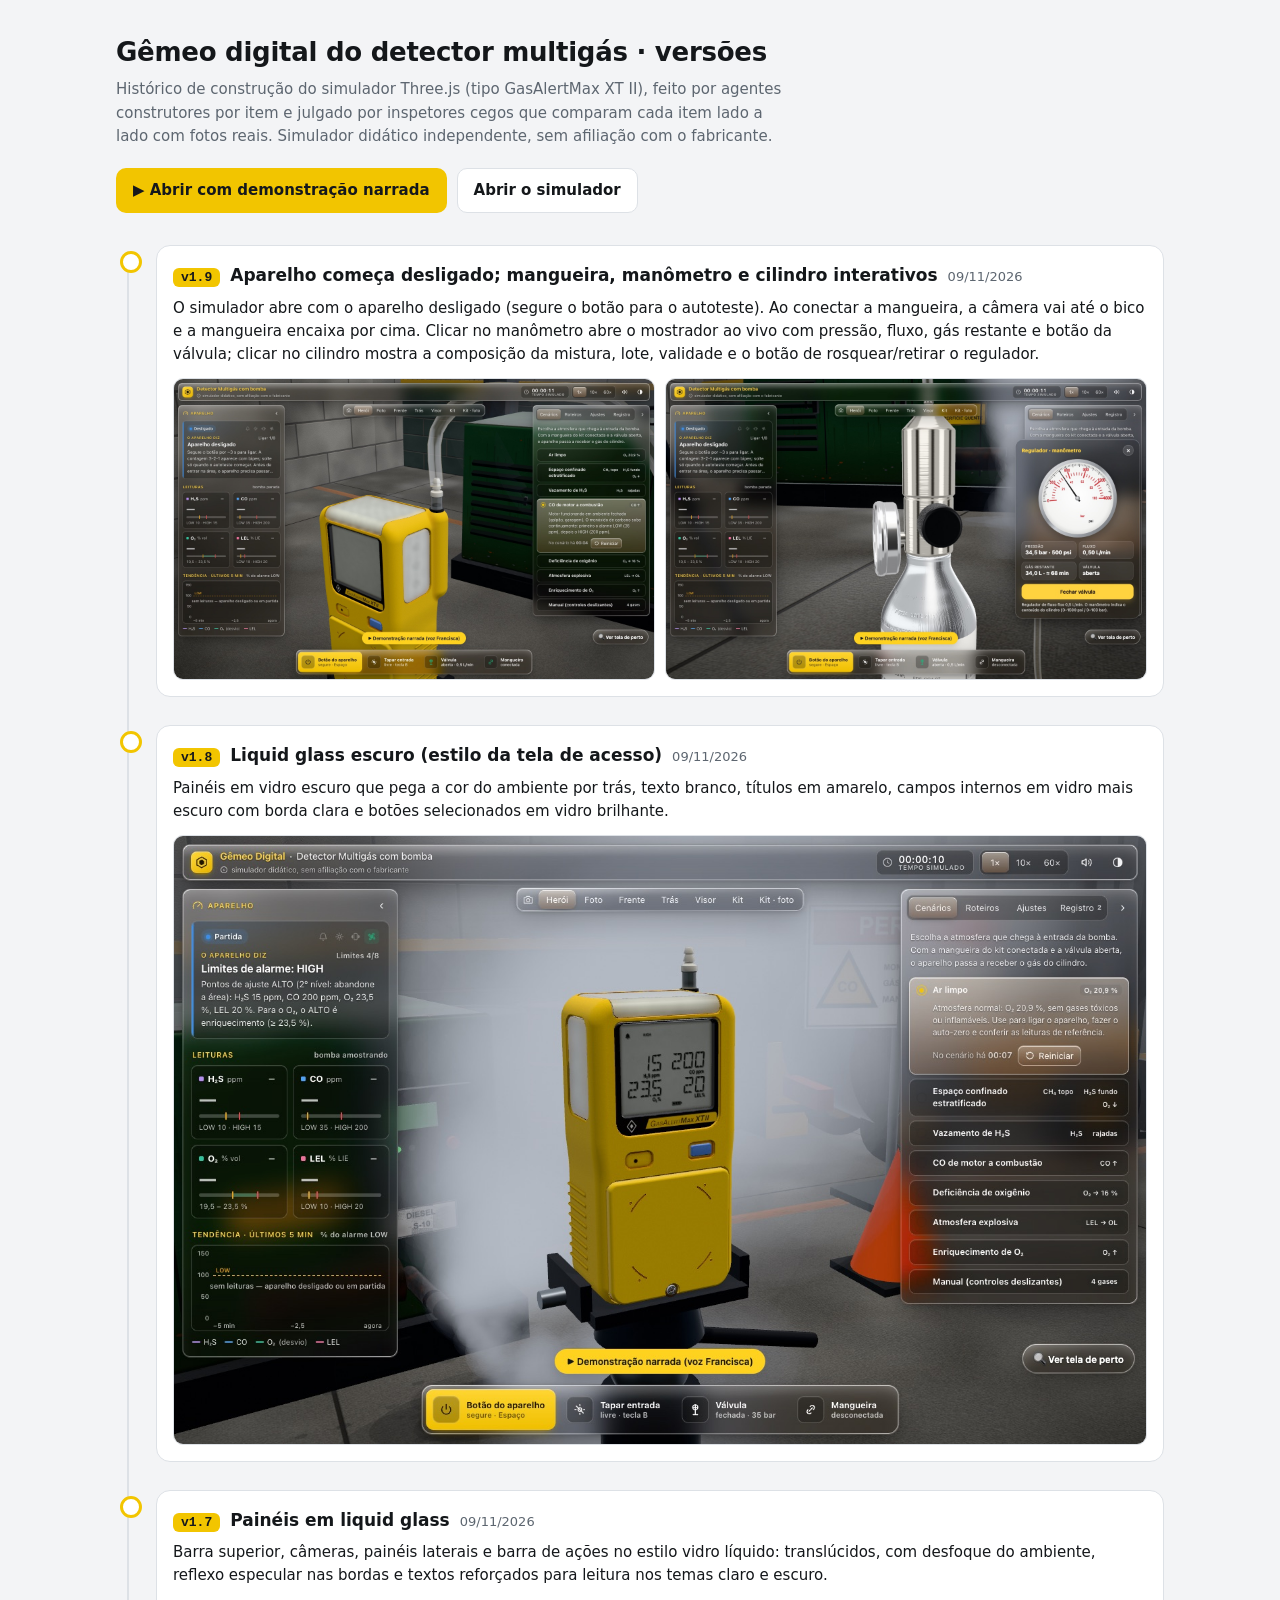
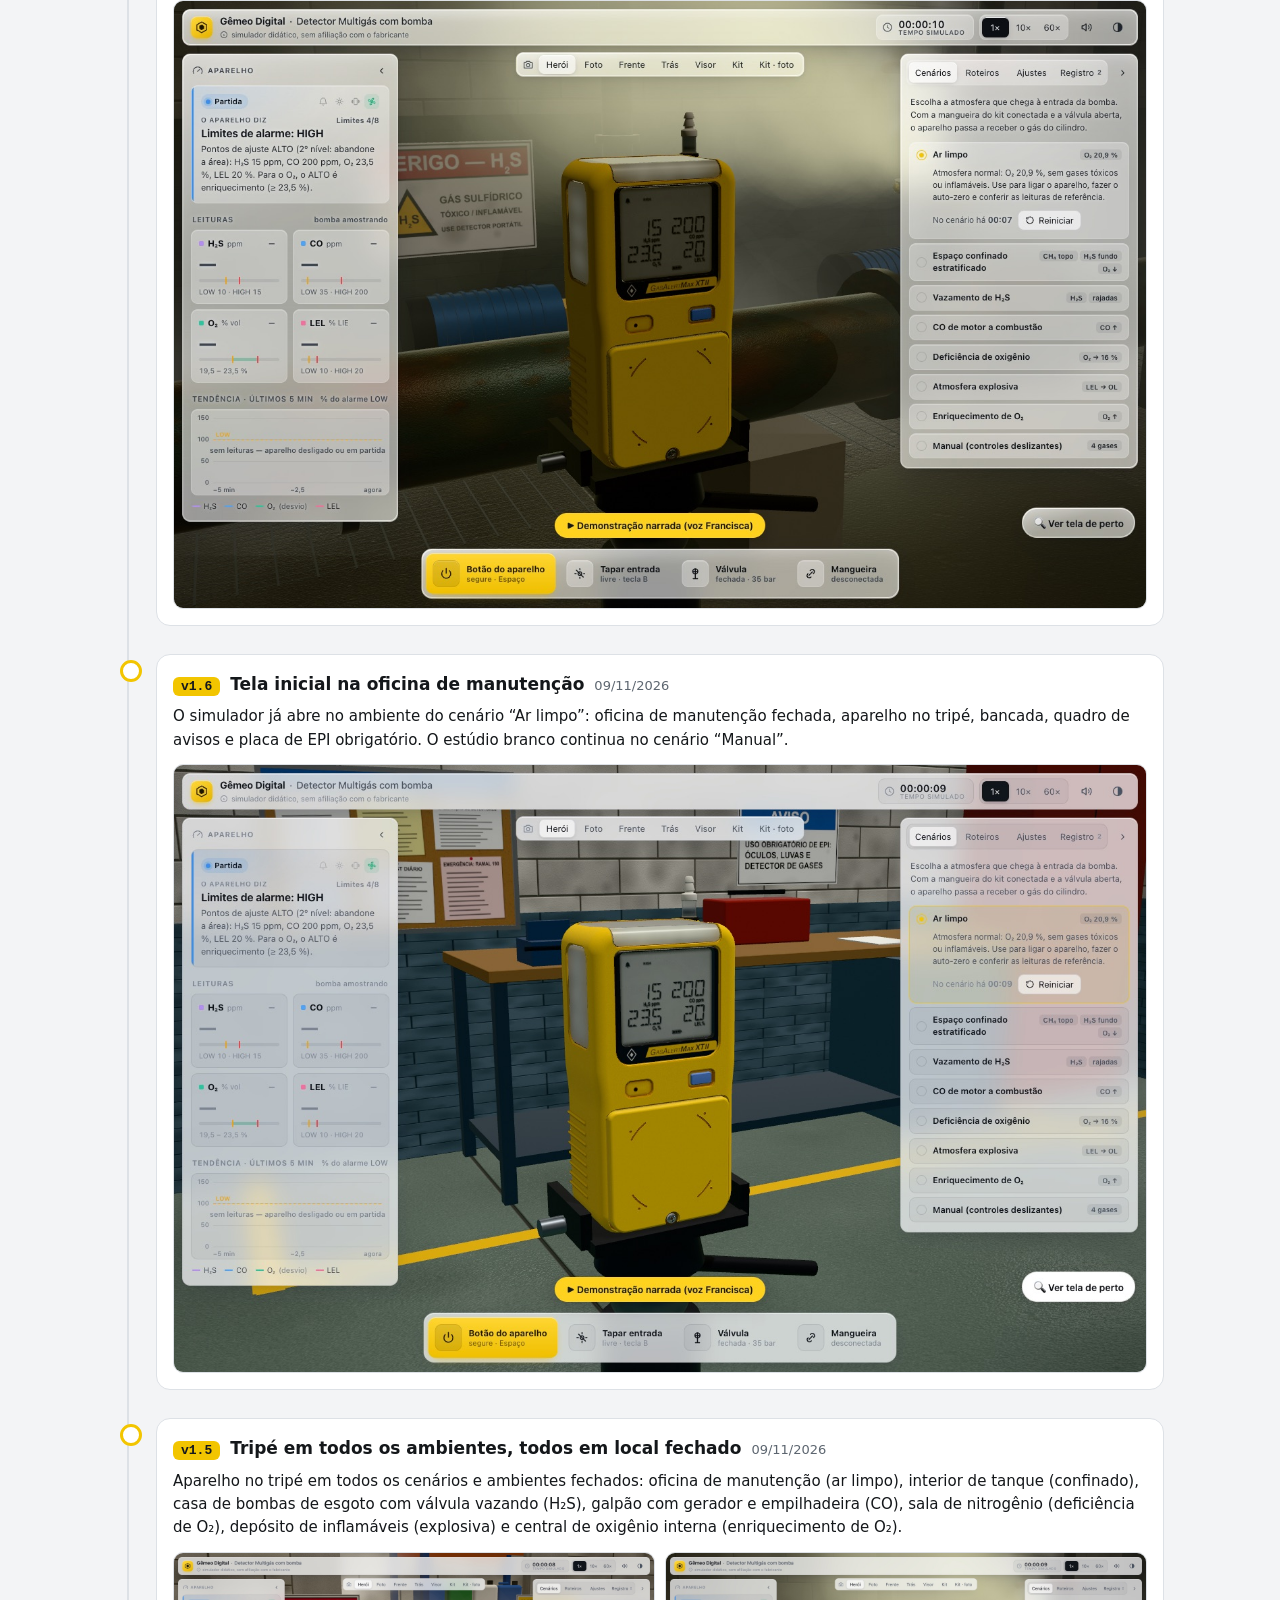
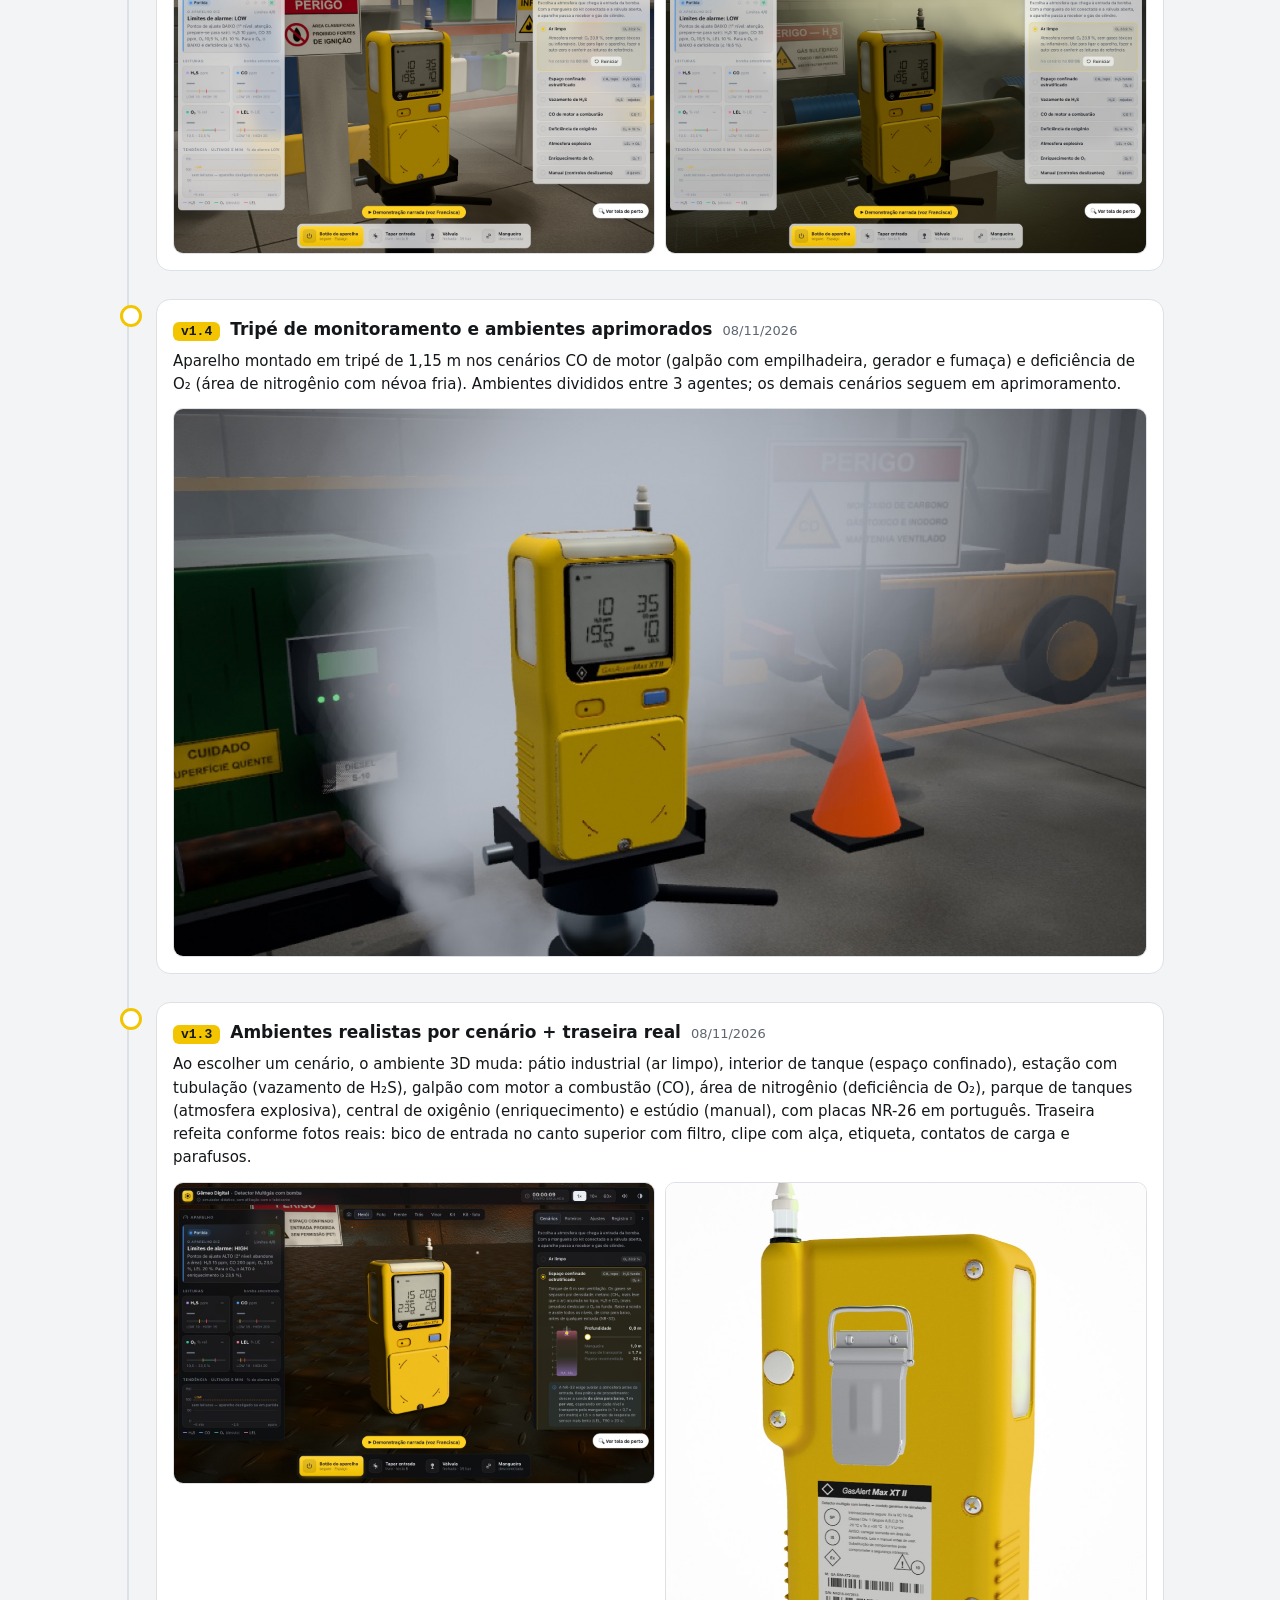
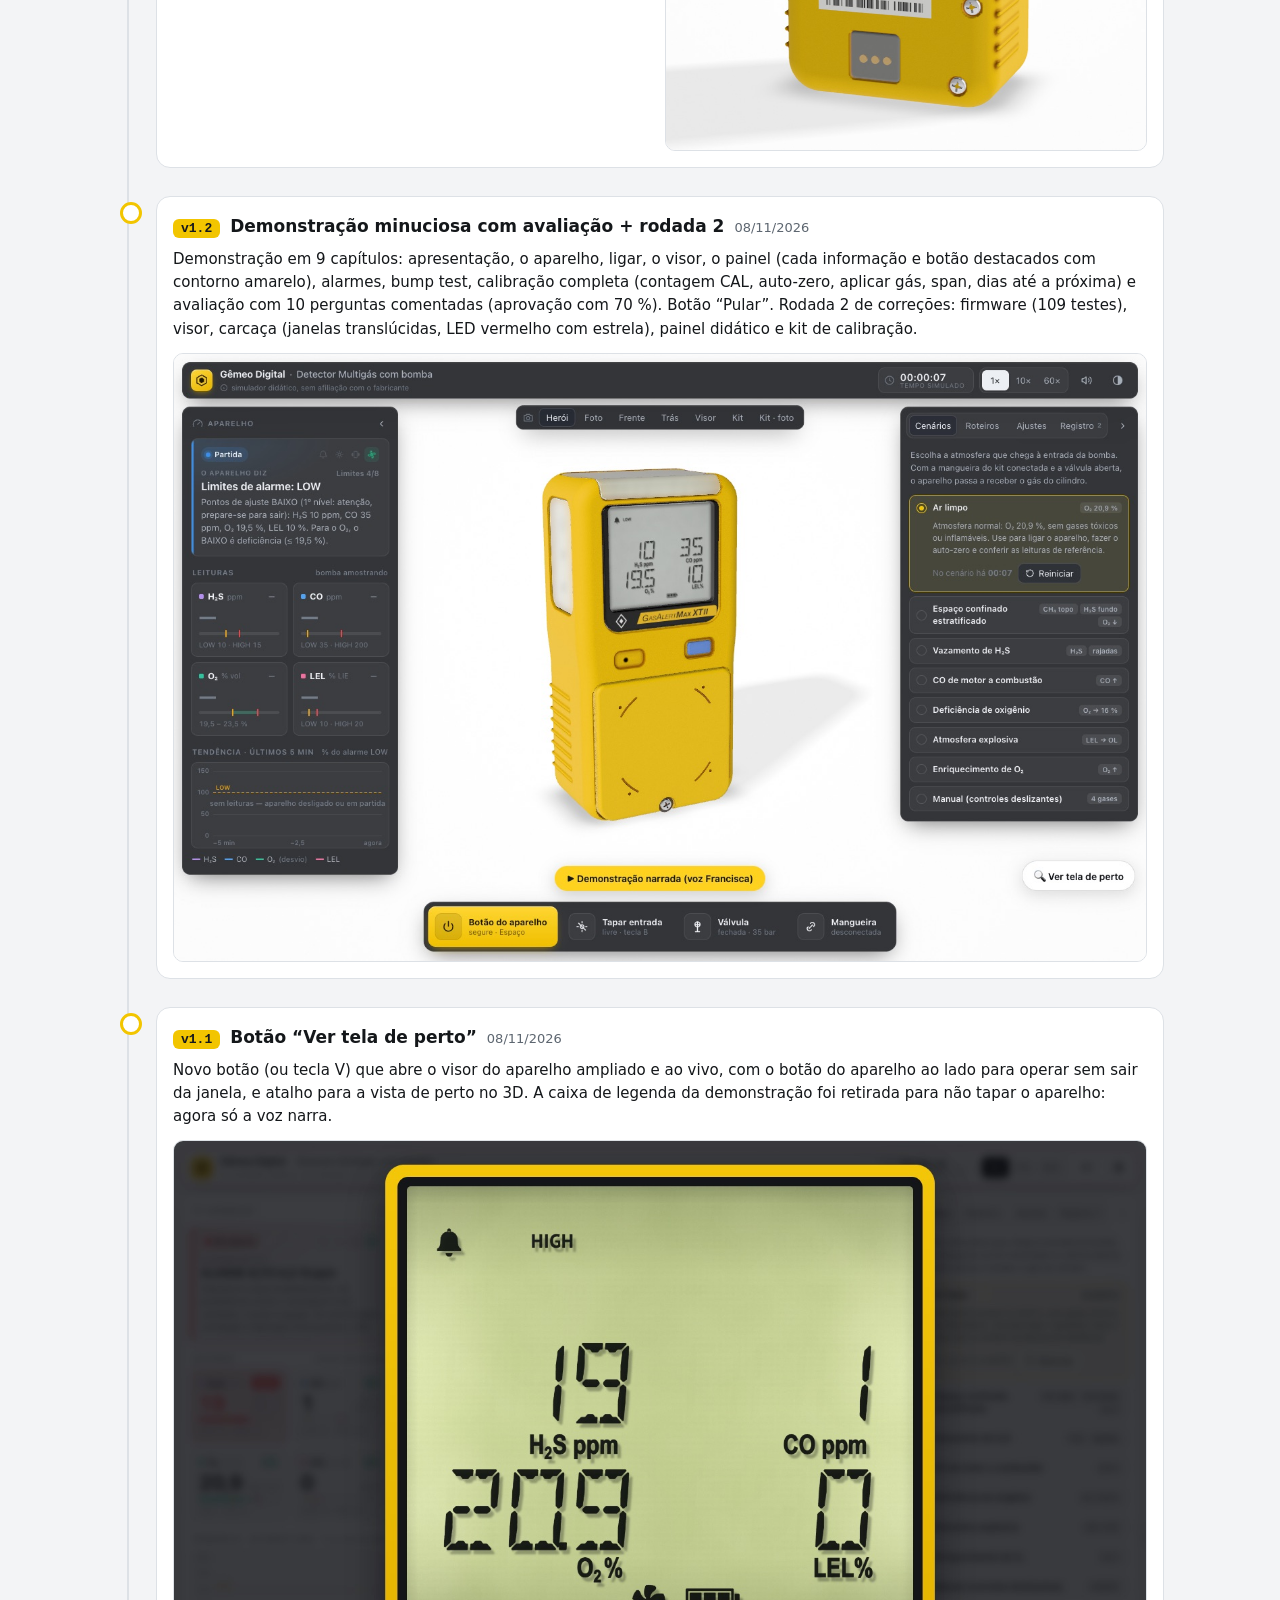
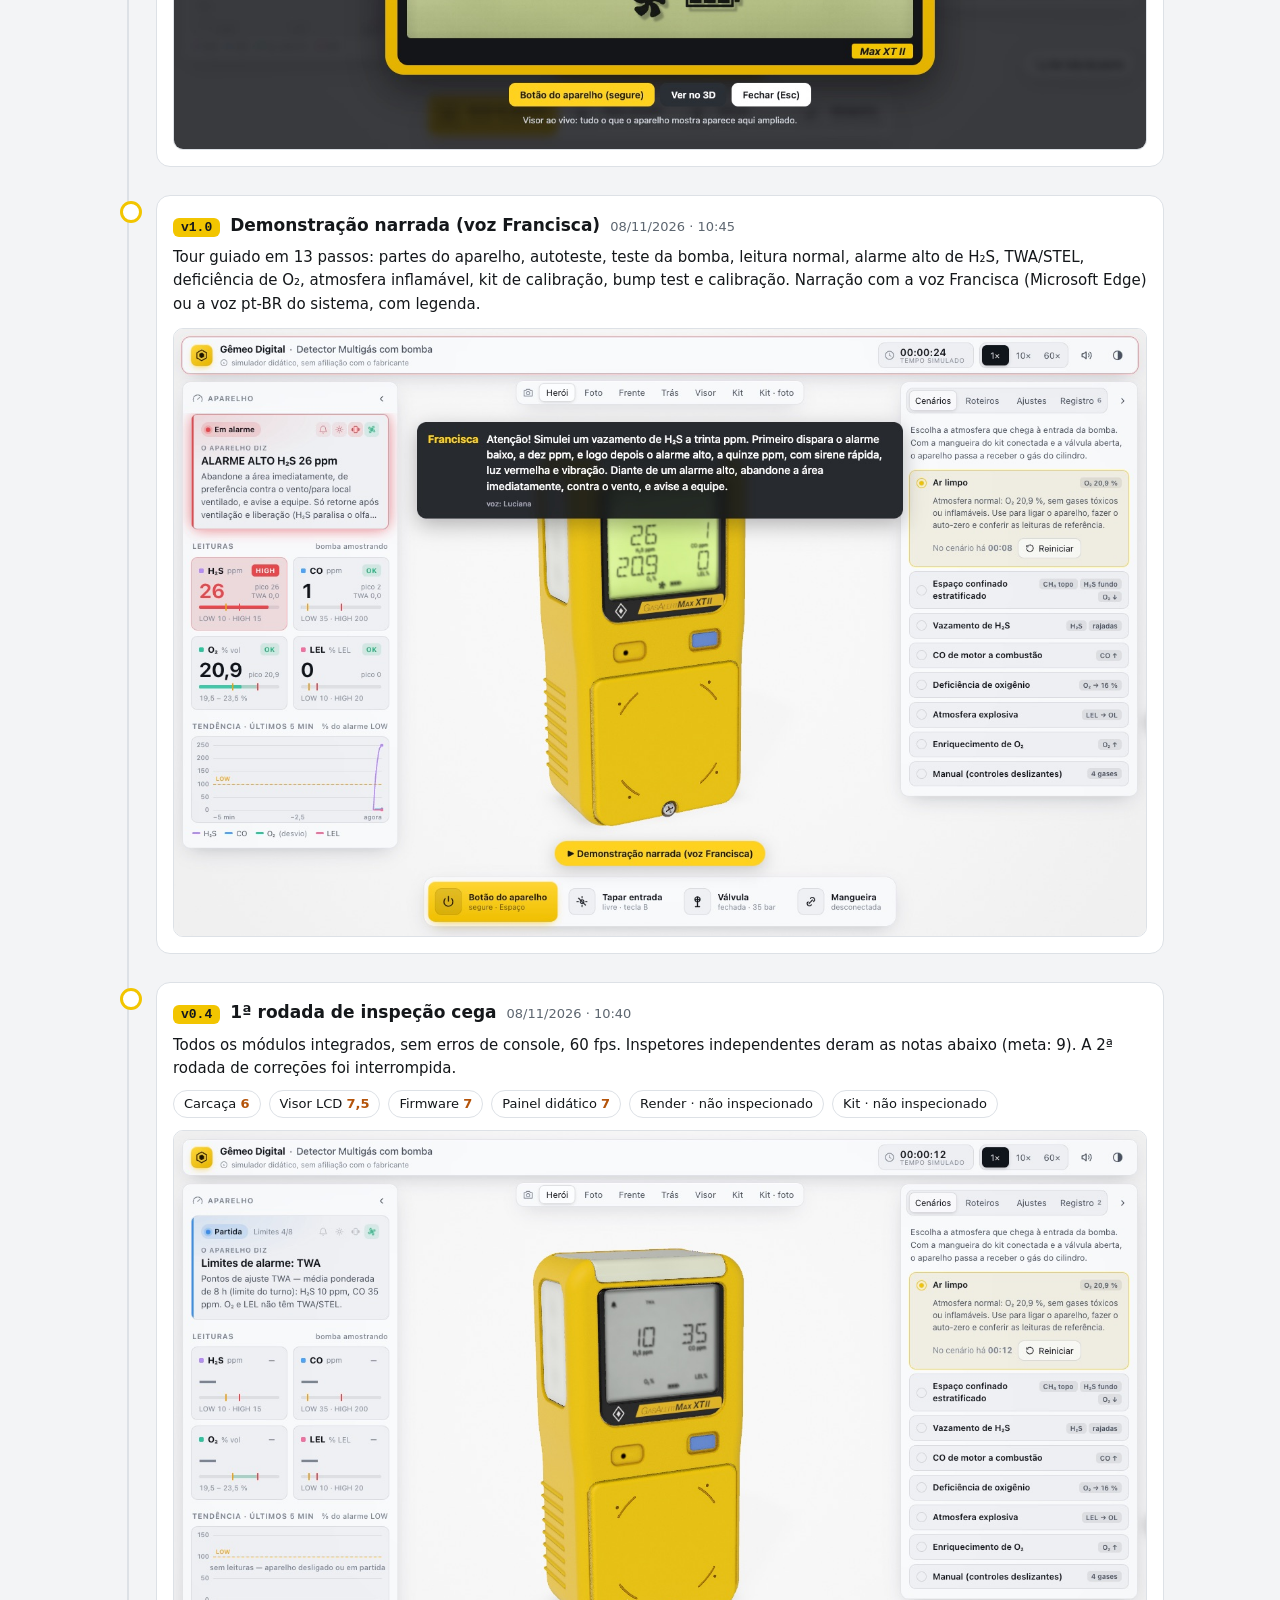
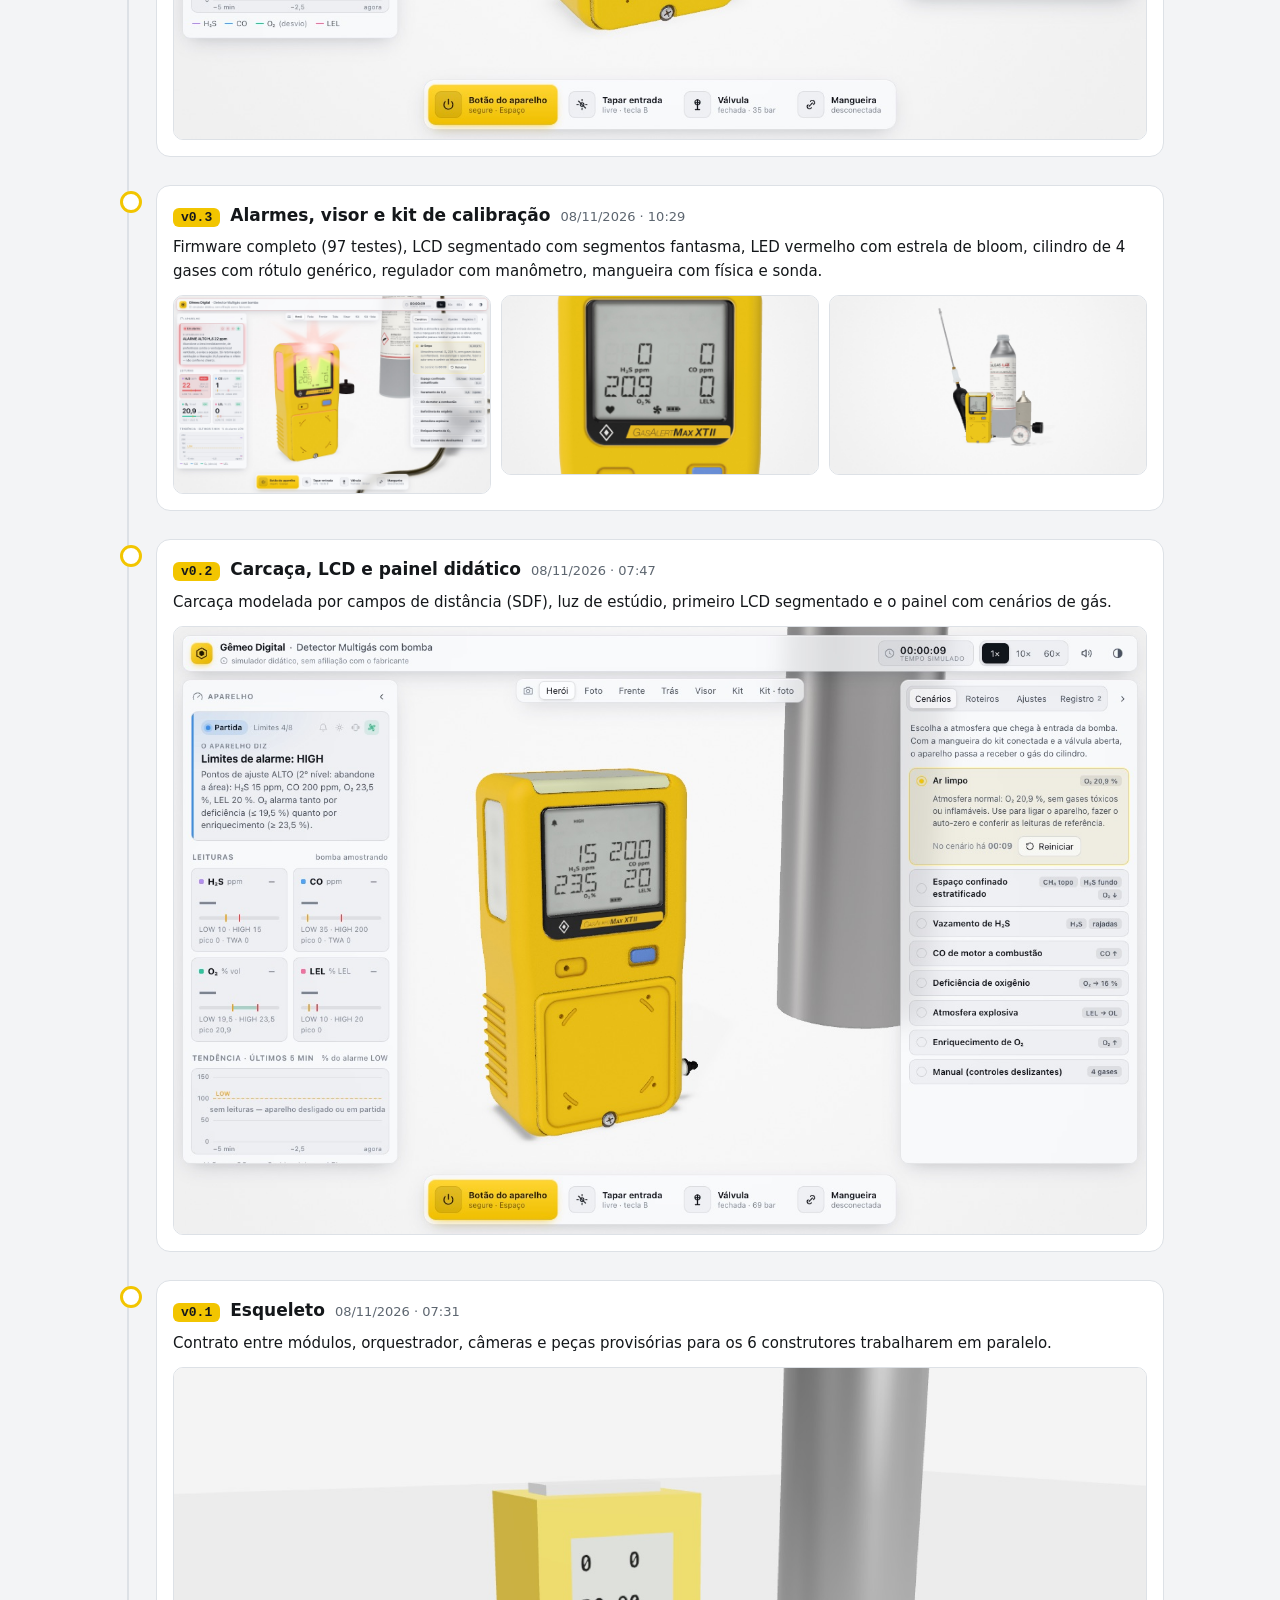
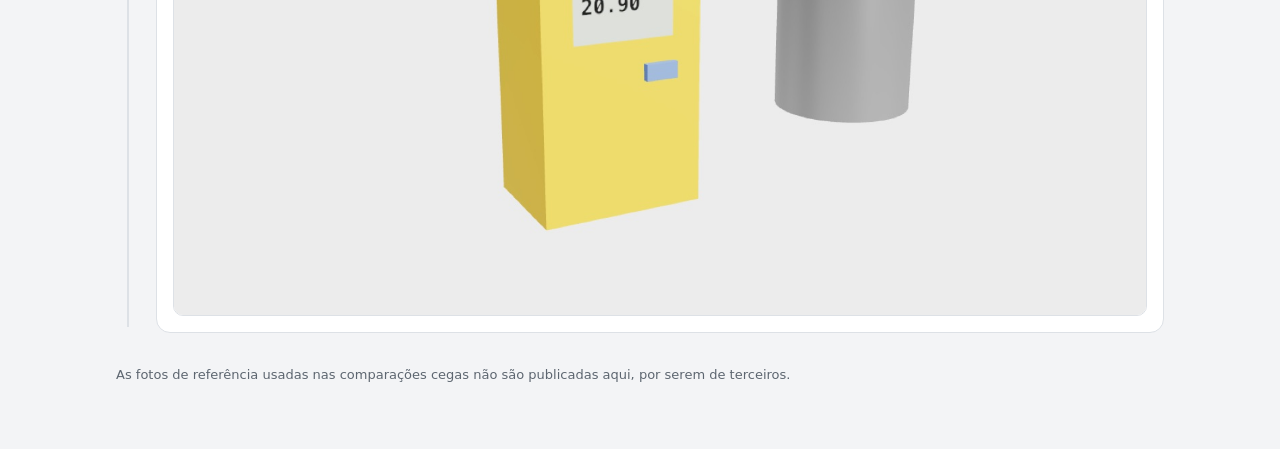
<file: versoes.html>
<!doctype html>
<html lang="pt-BR">
<head>
<meta charset="utf-8">
<meta name="viewport" content="width=device-width,initial-scale=1">
<title>Versões do Gêmeo</title>
<style>
  :root { --bg:#f3f4f6; --card:#fff; --fg:#14171a; --mute:#5d6670; --line:#dde1e6; --acc:#f2c500; --accfg:#15181c; --ok:#1f8f4e; --warn:#b45309; }
  @media (prefers-color-scheme: dark) { :root:not([data-theme="light"]) { --bg:#0e1013; --card:#171a1f; --fg:#e8eaed; --mute:#9aa3ad; --line:#2a2f36; --ok:#4ade80; --warn:#fbbf24; } }
  :root[data-theme="dark"] { --bg:#0e1013; --card:#171a1f; --fg:#e8eaed; --mute:#9aa3ad; --line:#2a2f36; --ok:#4ade80; --warn:#fbbf24; }
  * { box-sizing:border-box; }
  body { margin:0; background:var(--bg); color:var(--fg); font:15px/1.55 Inter, system-ui, -apple-system, sans-serif; }
  .wrap { max-width:1080px; margin:auto; padding:32px 16px 64px; }
  h1 { margin:0 0 6px; font-size:26px; letter-spacing:-.01em; }
  .lead { margin:0 0 20px; color:var(--mute); max-width:70ch; }
  .cta { display:flex; gap:10px; flex-wrap:wrap; margin-bottom:32px; }
  .cta a { text-decoration:none; padding:10px 16px; border-radius:10px; font-weight:600; border:1px solid var(--line); color:var(--fg); background:var(--card); }
  .cta a.pri { background:var(--acc); color:var(--accfg); border-color:transparent; }
  ol { list-style:none; margin:0; padding:0; position:relative; }
  ol::before { content:""; position:absolute; left:11px; top:6px; bottom:6px; width:2px; background:var(--line); }
  li { position:relative; padding-left:40px; margin-bottom:28px; }
  li::before { content:""; position:absolute; left:4px; top:6px; width:16px; height:16px; border-radius:50%; background:var(--card); border:3px solid var(--acc); }
  .card { background:var(--card); border:1px solid var(--line); border-radius:14px; padding:16px; }
  .head { display:flex; gap:10px; align-items:baseline; flex-wrap:wrap; }
  .tag { font:700 13px ui-monospace, SFMono-Regular, Menlo, monospace; background:var(--acc); color:var(--accfg); padding:2px 8px; border-radius:6px; }
  h2 { margin:0; font-size:17px; } time { color:var(--mute); font-size:13px; }
  p { margin:8px 0 0; }
  .shots { display:grid; grid-template-columns:repeat(auto-fit, minmax(260px, 1fr)); gap:10px; margin-top:12px; }
  .shots img { width:100%; display:block; border-radius:10px; border:1px solid var(--line); background:#fff; }
  .scores { display:flex; gap:8px; flex-wrap:wrap; margin-top:10px; }
  .scores span { font-size:13px; padding:3px 10px; border-radius:999px; border:1px solid var(--line); font-variant-numeric:tabular-nums; }
  .scores b.w { color:var(--warn); } .scores b.o { color:var(--ok); }
  .note { color:var(--mute); font-size:13px; margin-top:32px; }
</style>
</head>
<body>
<div class="wrap">
  <h1>Gêmeo digital do detector multigás · versões</h1>
  <p class="lead">Histórico de construção do simulador Three.js (tipo GasAlertMax XT II), feito por agentes construtores por item e julgado por inspetores cegos que comparam cada item lado a lado com fotos reais. Simulador didático independente, sem afiliação com o fabricante.</p>
  <div class="cta">
    <a class="pri" href="./?demo=1">▶ Abrir com demonstração narrada</a>
    <a href="./">Abrir o simulador</a>
  </div>
  <ol>
    <li><div class="card">
      <div class="head"><span class="tag">v1.9</span><h2>Aparelho começa desligado; mangueira, manômetro e cilindro interativos</h2><time>09/11/2026</time></div>
      <p>O simulador abre com o aparelho desligado (segure o botão para o autoteste). Ao conectar a mangueira, a câmera vai até o bico e a mangueira encaixa por cima. Clicar no manômetro abre o mostrador ao vivo com pressão, fluxo, gás restante e botão da válvula; clicar no cilindro mostra a composição da mistura, lote, validade e o botão de rosquear/retirar o regulador.</p>
      <div class="shots"><img loading="lazy" src="versoes/v1.9_mangueira.jpg" alt="Mangueira conectada no bico"><img loading="lazy" src="versoes/v1.9_manometro.jpg" alt="Painel do manômetro"></div>
    </div></li>
    <li><div class="card">
      <div class="head"><span class="tag">v1.8</span><h2>Liquid glass escuro (estilo da tela de acesso)</h2><time>09/11/2026</time></div>
      <p>Painéis em vidro escuro que pega a cor do ambiente por trás, texto branco, títulos em amarelo, campos internos em vidro mais escuro com borda clara e botões selecionados em vidro brilhante.</p>
      <div class="shots"><img loading="lazy" src="versoes/v1.8_glass_ambar.jpg" alt="Painéis em vidro escuro sobre o galpão"></div>
    </div></li>
    <li><div class="card">
      <div class="head"><span class="tag">v1.7</span><h2>Painéis em liquid glass</h2><time>09/11/2026</time></div>
      <p>Barra superior, câmeras, painéis laterais e barra de ações no estilo vidro líquido: translúcidos, com desfoque do ambiente, reflexo especular nas bordas e textos reforçados para leitura nos temas claro e escuro.</p>
      <div class="shots"><img loading="lazy" src="versoes/v1.7_liquid_glass.jpg" alt="Painéis em vidro líquido sobre a casa de bombas"></div>
    </div></li>
    <li><div class="card">
      <div class="head"><span class="tag">v1.6</span><h2>Tela inicial na oficina de manutenção</h2><time>09/11/2026</time></div>
      <p>O simulador já abre no ambiente do cenário “Ar limpo”: oficina de manutenção fechada, aparelho no tripé, bancada, quadro de avisos e placa de EPI obrigatório. O estúdio branco continua no cenário “Manual”.</p>
      <div class="shots"><img loading="lazy" src="versoes/v1.6_inicio.jpg" alt="Tela inicial na oficina"></div>
    </div></li>
    <li><div class="card">
      <div class="head"><span class="tag">v1.5</span><h2>Tripé em todos os ambientes, todos em local fechado</h2><time>09/11/2026</time></div>
      <p>Aparelho no tripé em todos os cenários e ambientes fechados: oficina de manutenção (ar limpo), interior de tanque (confinado), casa de bombas de esgoto com válvula vazando (H₂S), galpão com gerador e empilhadeira (CO), sala de nitrogênio (deficiência de O₂), depósito de inflamáveis (explosiva) e central de oxigênio interna (enriquecimento de O₂).</p>
      <div class="shots"><img loading="lazy" src="versoes/v1.5_fechados.jpg" alt="Depósito de inflamáveis"><img loading="lazy" src="versoes/v1.5_h2s.jpg" alt="Casa de bombas com H₂S"></div>
    </div></li>
    <li><div class="card">
      <div class="head"><span class="tag">v1.4</span><h2>Tripé de monitoramento e ambientes aprimorados</h2><time>08/11/2026</time></div>
      <p>Aparelho montado em tripé de 1,15 m nos cenários CO de motor (galpão com empilhadeira, gerador e fumaça) e deficiência de O₂ (área de nitrogênio com névoa fria). Ambientes divididos entre 3 agentes; os demais cenários seguem em aprimoramento.</p>
      <div class="shots"><img loading="lazy" src="versoes/v1.4_tripe.jpg" alt="Aparelho no tripé no galpão com motor a combustão"></div>
    </div></li>
    <li><div class="card">
      <div class="head"><span class="tag">v1.3</span><h2>Ambientes realistas por cenário + traseira real</h2><time>08/11/2026</time></div>
      <p>Ao escolher um cenário, o ambiente 3D muda: pátio industrial (ar limpo), interior de tanque (espaço confinado), estação com tubulação (vazamento de H₂S), galpão com motor a combustão (CO), área de nitrogênio (deficiência de O₂), parque de tanques (atmosfera explosiva), central de oxigênio (enriquecimento) e estúdio (manual), com placas NR-26 em português. Traseira refeita conforme fotos reais: bico de entrada no canto superior com filtro, clipe com alça, etiqueta, contatos de carga e parafusos.</p>
      <div class="shots"><img loading="lazy" src="versoes/v1.3_ambientes.jpg" alt="Cenário espaço confinado"><img loading="lazy" src="versoes/v1.3_traseira.jpg" alt="Traseira do aparelho"></div>
    </div></li>
    <li><div class="card">
      <div class="head"><span class="tag">v1.2</span><h2>Demonstração minuciosa com avaliação + rodada 2</h2><time>08/11/2026</time></div>
      <p>Demonstração em 9 capítulos: apresentação, o aparelho, ligar, o visor, o painel (cada informação e botão destacados com contorno amarelo), alarmes, bump test, calibração completa (contagem CAL, auto-zero, aplicar gás, span, dias até a próxima) e avaliação com 10 perguntas comentadas (aprovação com 70 %). Botão “Pular”. Rodada 2 de correções: firmware (109 testes), visor, carcaça (janelas translúcidas, LED vermelho com estrela), painel didático e kit de calibração.</p>
      <div class="shots"><img loading="lazy" src="versoes/v1.2_rodada2.jpg" alt="Simulador após a rodada 2"></div>
    </div></li>
    <li><div class="card">
      <div class="head"><span class="tag">v1.1</span><h2>Botão “Ver tela de perto”</h2><time>08/11/2026</time></div>
      <p>Novo botão (ou tecla V) que abre o visor do aparelho ampliado e ao vivo, com o botão do aparelho ao lado para operar sem sair da janela, e atalho para a vista de perto no 3D. A caixa de legenda da demonstração foi retirada para não tapar o aparelho: agora só a voz narra.</p>
      <div class="shots"><img loading="lazy" src="versoes/v1.1_tela_de_perto.jpg" alt="Visor ampliado durante alarme alto de H₂S"></div>
    </div></li>
    <li><div class="card">
      <div class="head"><span class="tag">v1.0</span><h2>Demonstração narrada (voz Francisca)</h2><time>08/11/2026 · 10:45</time></div>
      <p>Tour guiado em 13 passos: partes do aparelho, autoteste, teste da bomba, leitura normal, alarme alto de H₂S, TWA/STEL, deficiência de O₂, atmosfera inflamável, kit de calibração, bump test e calibração. Narração com a voz Francisca (Microsoft Edge) ou a voz pt-BR do sistema, com legenda.</p>
      <div class="shots"><img loading="lazy" src="versoes/v1.0_demo_narrada.jpg" alt="Demonstração narrada mostrando alarme alto de H₂S com legenda da Francisca"></div>
    </div></li>
    <li><div class="card">
      <div class="head"><span class="tag">v0.4</span><h2>1ª rodada de inspeção cega</h2><time>08/11/2026 · 10:40</time></div>
      <p>Todos os módulos integrados, sem erros de console, 60 fps. Inspetores independentes deram as notas abaixo (meta: 9). A 2ª rodada de correções foi interrompida.</p>
      <div class="scores"><span>Carcaça <b class="w">6</b></span><span>Visor LCD <b class="w">7,5</b></span><span>Firmware <b class="w">7</b></span><span>Painel didático <b class="w">7</b></span><span>Render · não inspecionado</span><span>Kit · não inspecionado</span></div>
      <div class="shots"><img loading="lazy" src="versoes/v0.4_rodada1.jpg" alt="Simulador com painel didático durante a partida"></div>
    </div></li>
    <li><div class="card">
      <div class="head"><span class="tag">v0.3</span><h2>Alarmes, visor e kit de calibração</h2><time>08/11/2026 · 10:29</time></div>
      <p>Firmware completo (97 testes), LCD segmentado com segmentos fantasma, LED vermelho com estrela de bloom, cilindro de 4 gases com rótulo genérico, regulador com manômetro, mangueira com física e sonda.</p>
      <div class="shots"><img loading="lazy" src="versoes/v0.3_alarme_kit.jpg" alt="Alarme alto de H₂S"><img loading="lazy" src="versoes/v0.3_visor.jpg" alt="Visor LCD de perto"><img loading="lazy" src="versoes/v0.3_kit.jpg" alt="Composição do kit de calibração"></div>
    </div></li>
    <li><div class="card">
      <div class="head"><span class="tag">v0.2</span><h2>Carcaça, LCD e painel didático</h2><time>08/11/2026 · 07:47</time></div>
      <p>Carcaça modelada por campos de distância (SDF), luz de estúdio, primeiro LCD segmentado e o painel com cenários de gás.</p>
      <div class="shots"><img loading="lazy" src="versoes/v0.2_carcaca_lcd.jpg" alt="Primeira carcaça com painel didático"></div>
    </div></li>
    <li><div class="card">
      <div class="head"><span class="tag">v0.1</span><h2>Esqueleto</h2><time>08/11/2026 · 07:31</time></div>
      <p>Contrato entre módulos, orquestrador, câmeras e peças provisórias para os 6 construtores trabalharem em paralelo.</p>
      <div class="shots"><img loading="lazy" src="versoes/v0.1_esqueleto.jpg" alt="Esqueleto com peças provisórias"></div>
    </div></li>
  </ol>
  <p class="note">As fotos de referência usadas nas comparações cegas não são publicadas aqui, por serem de terceiros.</p>
</div>
</body>
</html>
</file>
